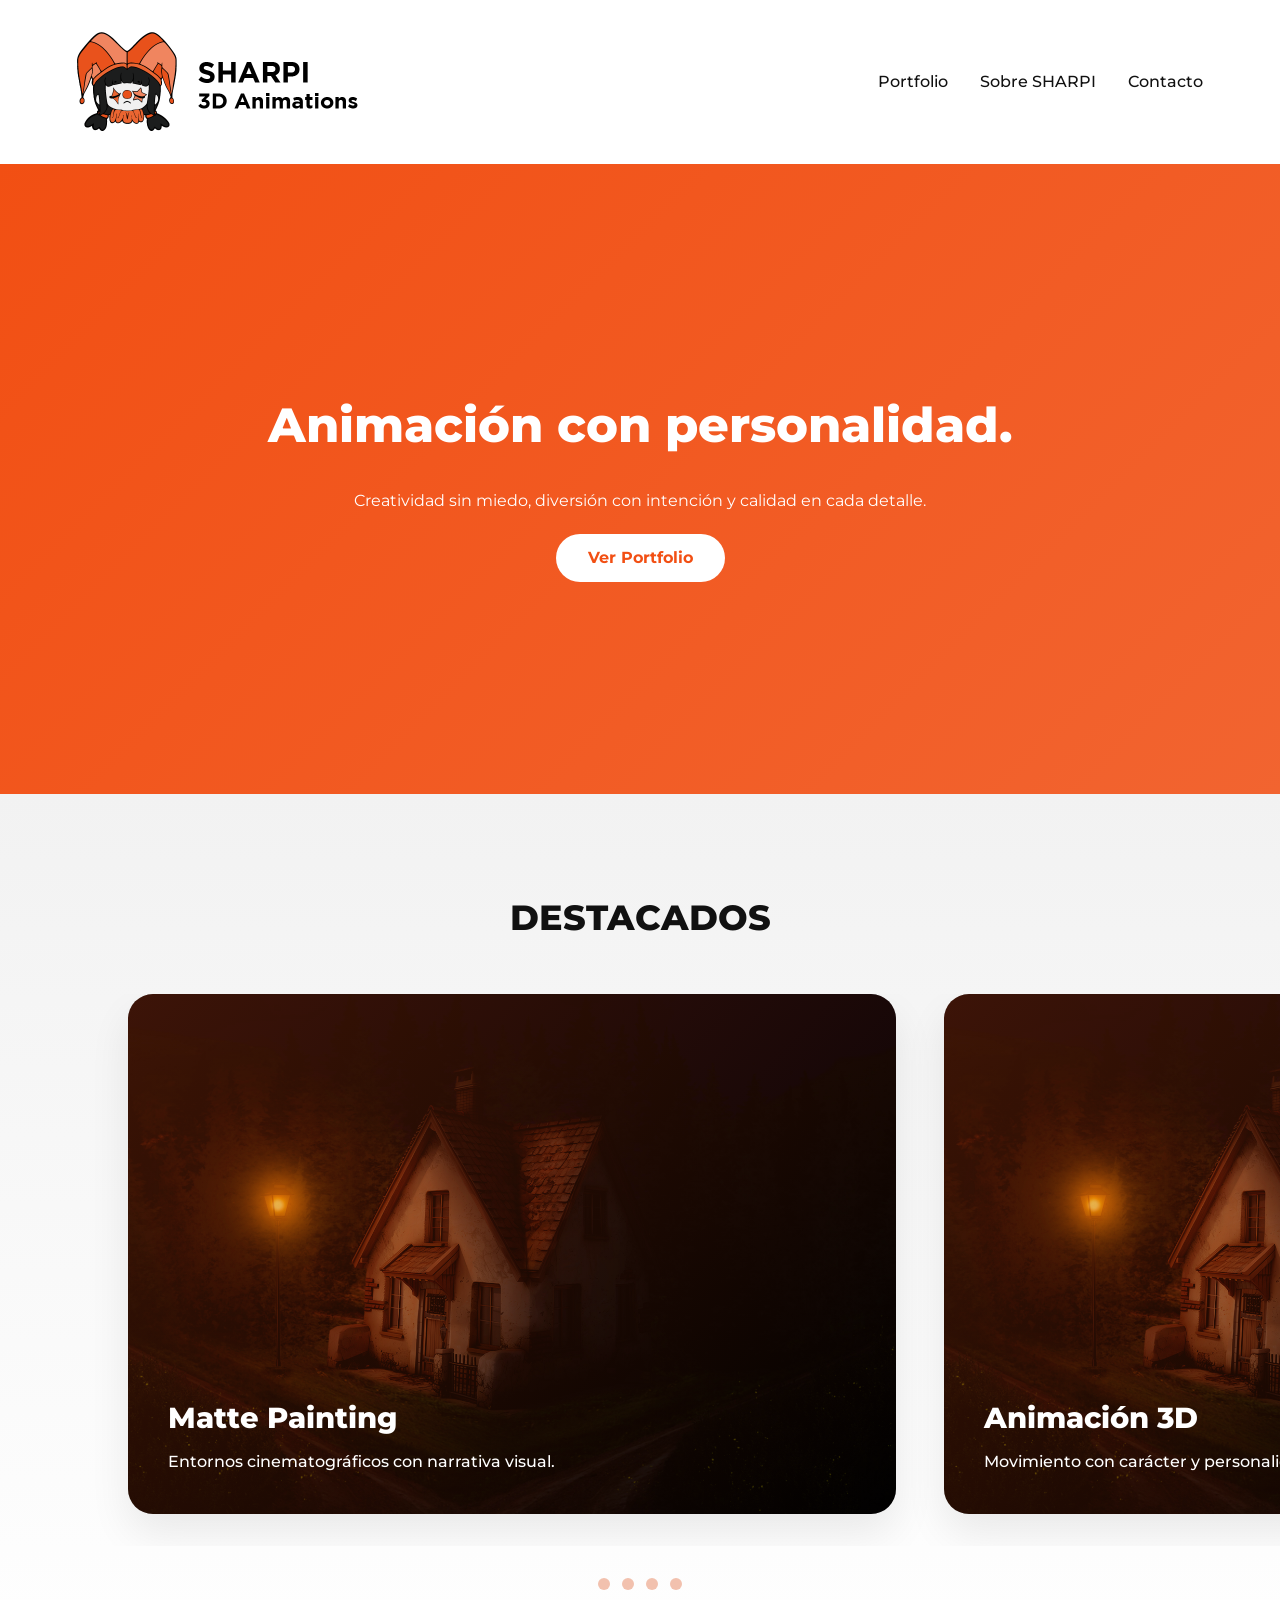
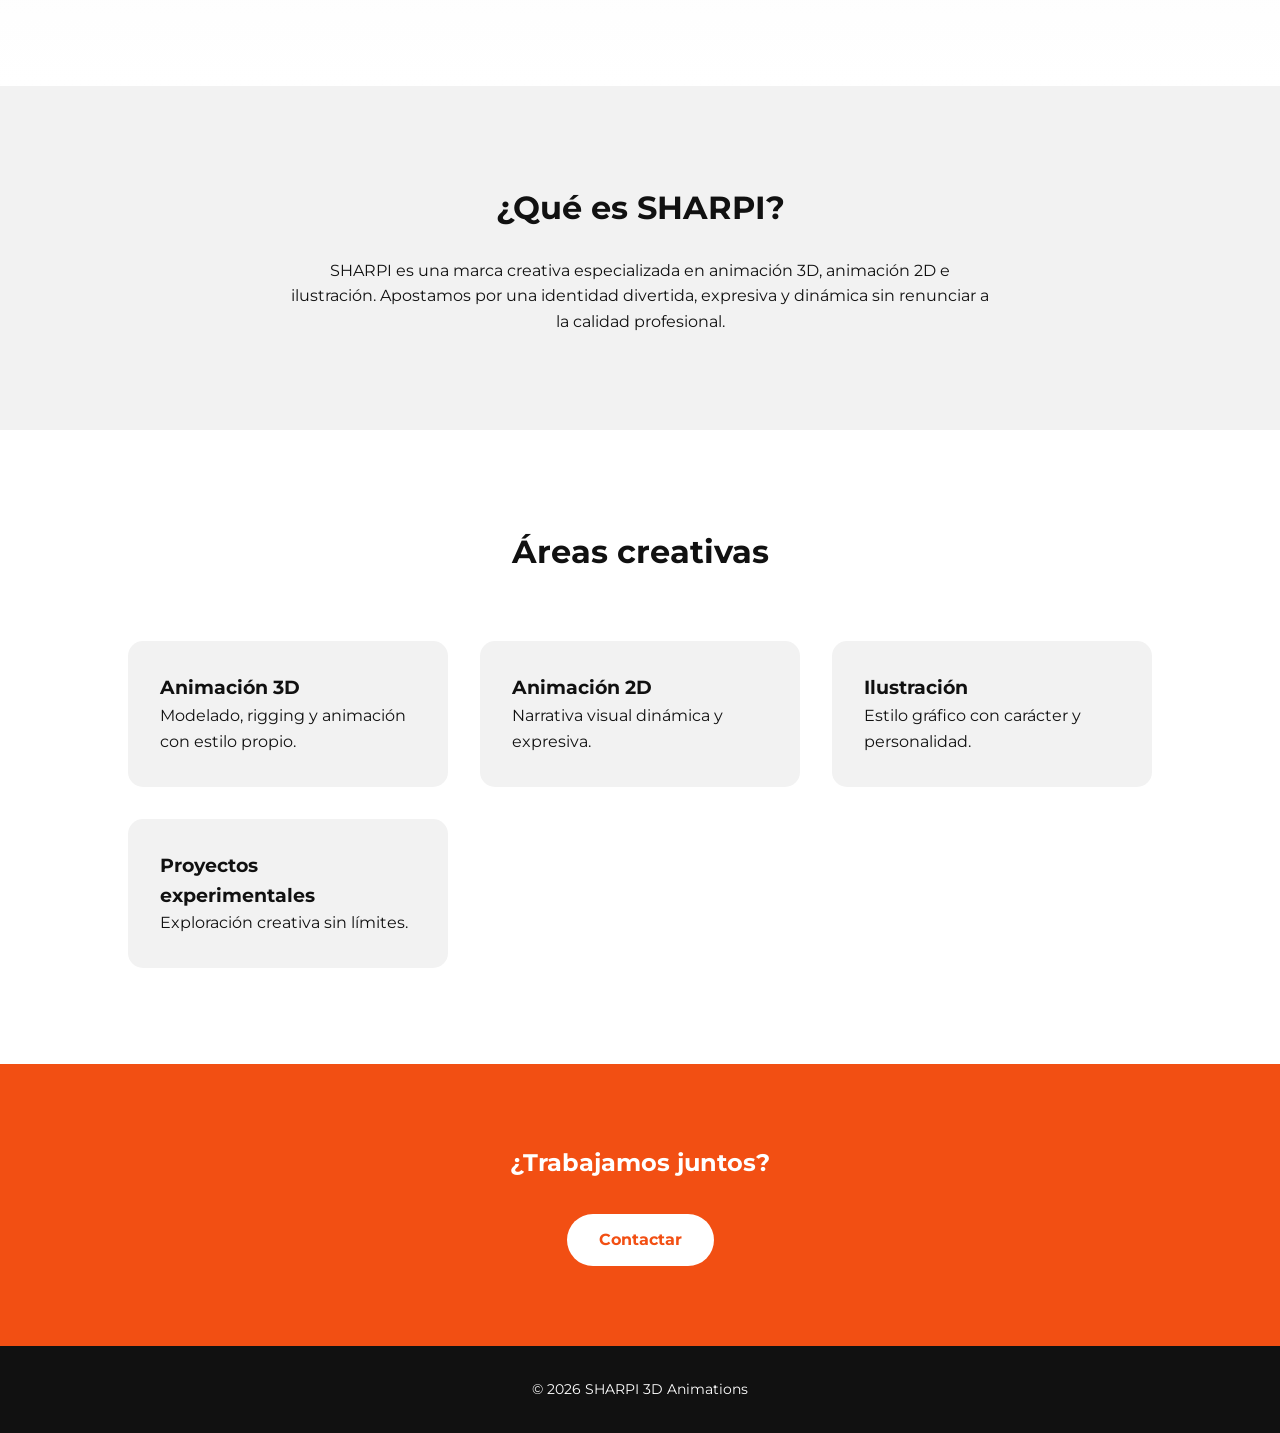
<file: index.html>
<!DOCTYPE html>
<html lang="es">
<head>
<meta charset="UTF-8">
<meta name="viewport" content="width=device-width, initial-scale=1.0">
<link rel="icon" type="image/png" href="Img/logoCarita.png">
<title>SHARPI 3D Animations</title>
<link rel="stylesheet" href="Styles/index.css">

<link href="https://fonts.googleapis.com/css2?family=Montserrat:wght@400;500;700;800&display=swap" rel="stylesheet">
</head>

<body>

<header class="header">
    <div class="logo"><img src="Img/Logo.png" alt="logo" height="99px" width="282px"></div>

    <nav>
        <ul>
            <li><a href="#">Portfolio</a></li>
            <li><a href="#">Sobre SHARPI</a></li>
            <li><a href="pages/contacto.html">Contacto</a></li>
        </ul>
    </nav>
</header>

<section class="hero">
    <div class="hero-content">
        <h1>Animación con personalidad.</h1>
        <p>Creatividad sin miedo, diversión con intención y calidad en cada detalle.</p>
        <a href="#" class="btn-primary">Ver Portfolio</a>
    </div>
</section>

<section class="carrousell">
  <div class="carrousell-content">
    <h2>DESTACADOS</h2>

    <ul class="carrousell-track">

      <li id="slide1">
        <img src="Img/Matte.jpg" alt="matte painting">
        <div class="slide-info">
          <h3>Matte Painting</h3>
          <p>Entornos cinematográficos con narrativa visual.</p>
        </div>
      </li>

      <li id="slide2">
        <img src="Img/Matte.jpg" alt="">
        <div class="slide-info">
          <h3>Animación 3D</h3>
          <p>Movimiento con carácter y personalidad.</p>
        </div>
      </li>

      <li id="slide3">
        <img src="Img/Matte.jpg" alt="">
        <div class="slide-info">
          <h3>Animación 2D</h3>
          <p>Expresividad dinámica y storytelling.</p>
        </div>
      </li>

      <li id="slide4">
        <img src="Img/Matte.jpg" alt="">
        <div class="slide-info">
          <h3>Ilustración</h3>
          <p>Estilo gráfico único y potente.</p>
        </div>
      </li>

    </ul>

    <div class="carrousell-indicators">
      <a href="#slide1"></a>
      <a href="#slide2"></a>
      <a href="#slide3"></a>
      <a href="#slide4"></a>
    </div>

  </div>
</section>

<section class="intro">
    <h2>¿Qué es SHARPI?</h2>
    <p>
        SHARPI es una marca creativa especializada en animación 3D, animación 2D e ilustración.
        Apostamos por una identidad divertida, expresiva y dinámica sin renunciar a la calidad profesional.
    </p>
</section>

<section class="areas">
    <h2>Áreas creativas</h2>
    <div class="grid">
        <div class="card">
            <h3>Animación 3D</h3>
            <p>Modelado, rigging y animación con estilo propio.</p>
        </div>

        <div class="card">
            <h3>Animación 2D</h3>
            <p>Narrativa visual dinámica y expresiva.</p>
        </div>

        <div class="card">
            <h3>Ilustración</h3>
            <p>Estilo gráfico con carácter y personalidad.</p>
        </div>

        <div class="card">
            <h3>Proyectos experimentales</h3>
            <p>Exploración creativa sin límites.</p>
        </div>
    </div>
</section>

<section class="contact">
    <h2>¿Trabajamos juntos?</h2>
    <a href="#" class="btn-secondary">Contactar</a>
</section>

<footer class="footer">
    <p>© 2026 SHARPI 3D Animations</p>
</footer>

</body>
</html>
</file>
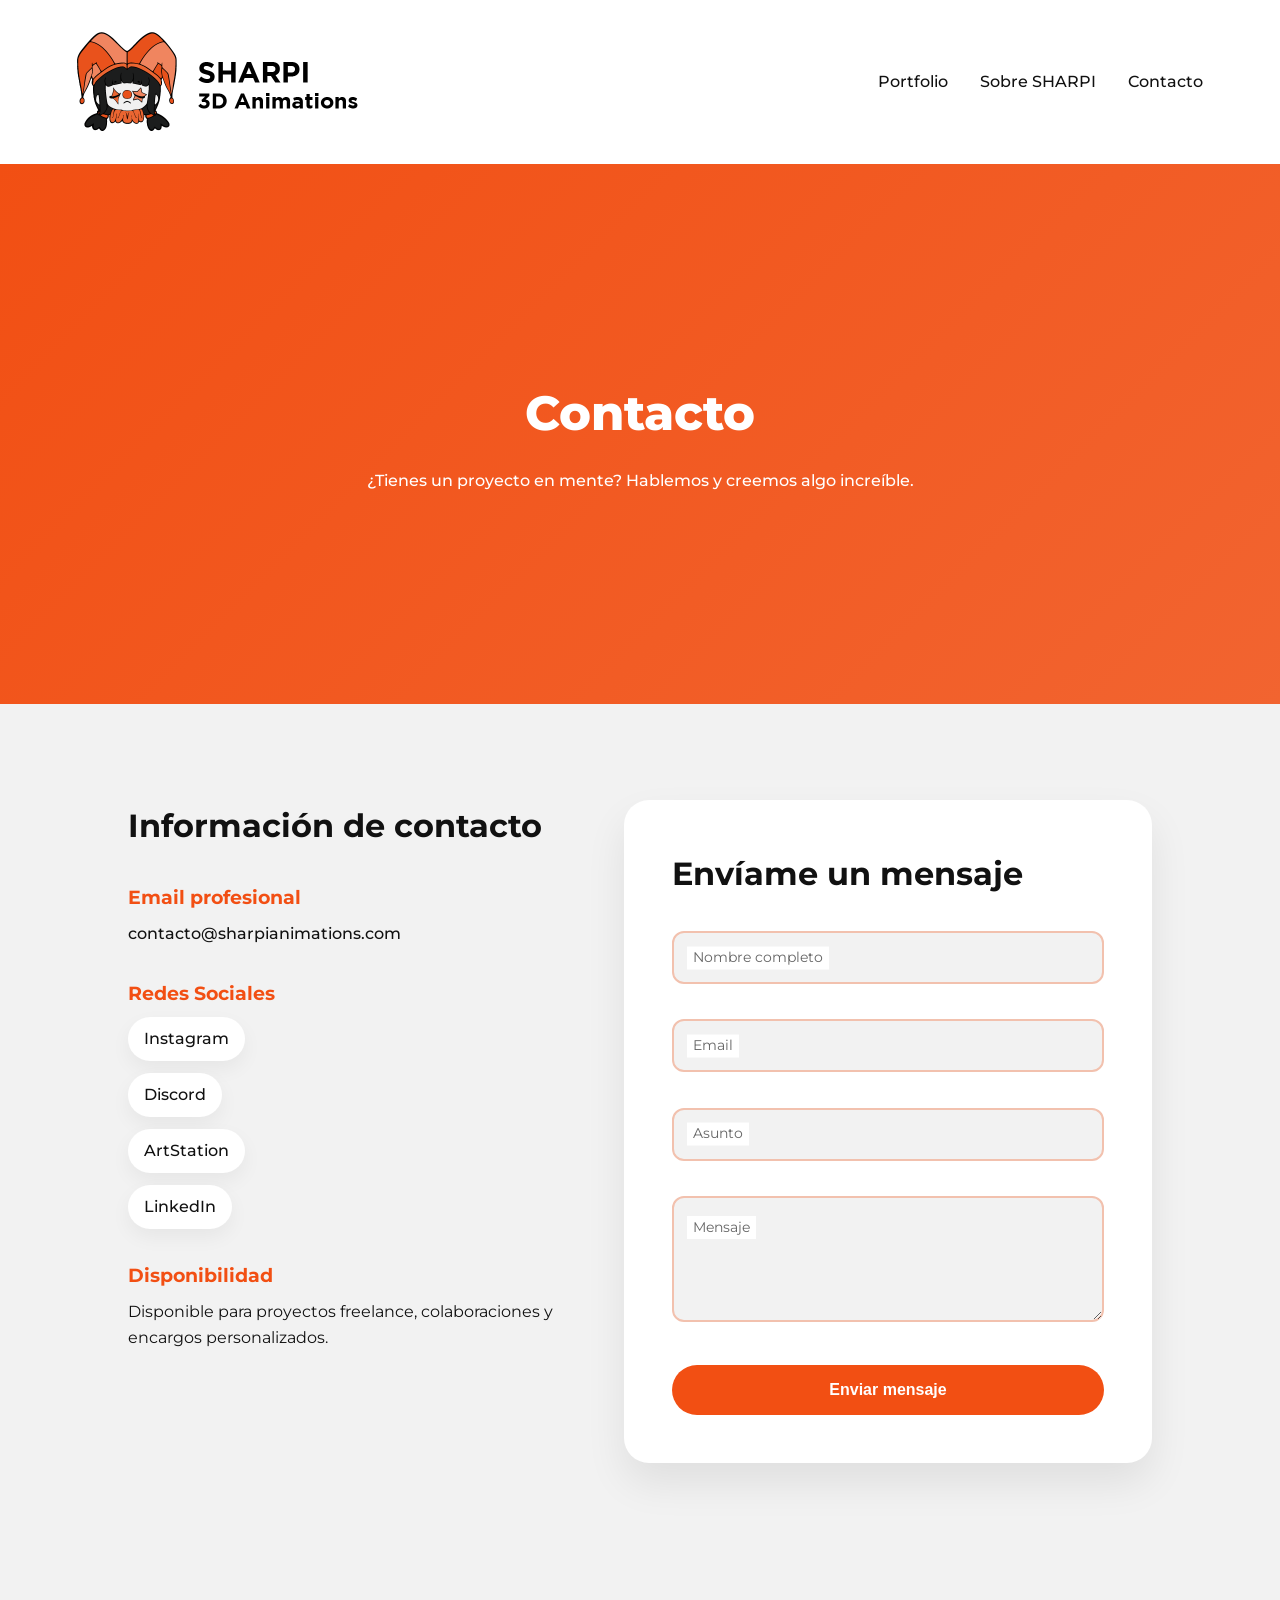
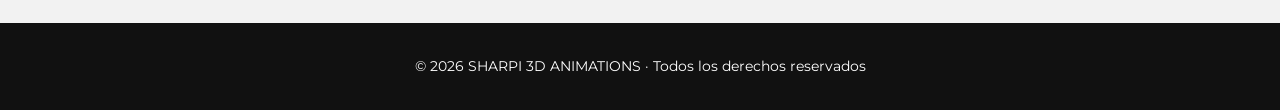
<file: pages/contacto.html>
<!DOCTYPE html>
<html lang="es">
<head>
    <meta charset="UTF-8">
    <title>Contacto | SHARPI 3D ANIMATIONS</title>
    <meta name="description" content="Contacta con SHARPI 3D Animations para proyectos de animación 3D, colaboraciones y encargos personalizados.">
    <meta name="viewport" content="width=device-width, initial-scale=1.0">

    <link rel="icon" type="image/png" href="../Img/logoCarita.png">
    <link rel="stylesheet" href="../Styles/contacto.css">

    <link href="https://fonts.googleapis.com/css2?family=Montserrat:wght@400;500;700;800&display=swap" rel="stylesheet">
</head>

<body>

<header class="header">
    <div class="logo">
        <a href="../index.html">
            <img src="../Img/Logo.png" alt="Logo SHARPI 3D Animations" height="99" width="282">
        </a>
    </div>

    <nav aria-label="Navegación principal">
        <ul>
            <li><a href="../index.html#portfolio">Portfolio</a></li>
            <li><a href="../index.html#sobre">Sobre SHARPI</a></li>
            <li><a href="contacto.html" class="active">Contacto</a></li>
        </ul>
    </nav>
</header>

<section class="contact-hero">
    <div class="hero-content">
        <h1>Contacto</h1>
        <p>¿Tienes un proyecto en mente? Hablemos y creemos algo increíble.</p>
    </div>
</section>

<main>
<section class="contact-container">

    <div class="contact-info">
        <h2>Información de contacto</h2>

        <div class="info-item">
            <h3>Email profesional</h3>
            <p>
                <a href="mailto:contacto@sharpianimations.com">
                    contacto@sharpianimations.com
                </a>
            </p>
        </div>

        <div class="info-item">
            <h3>Redes Sociales</h3>
            <div class="social-links">
                <a href="https://instagram.com/" target="_blank" rel="noopener">Instagram</a>
                <a href="https://discord.com/" target="_blank" rel="noopener">Discord</a>
                <a href="https://artstation.com/" target="_blank" rel="noopener">ArtStation</a>
                <a href="https://linkedin.com/" target="_blank" rel="noopener">LinkedIn</a>
            </div>
        </div>

        <div class="info-item">
            <h3>Disponibilidad</h3>
            <p>Disponible para proyectos freelance, colaboraciones y encargos personalizados.</p>
        </div>
    </div>

    <!-- FORMULARIO -->
    <div class="contact-form">
        <h2>Envíame un mensaje</h2>

        <!-- Conectar el action a Formspree o similar.-->

        <form action="#" method="POST">

            <div class="form-group">
                <input type="text" name="nombre" required>
                <label>Nombre completo</label>
            </div>

            <div class="form-group">
                <input type="email" name="email" required>
                <label>Email</label>
            </div>

            <div class="form-group">
                <input type="text" name="asunto" required>
                <label>Asunto</label>
            </div>

            <div class="form-group">
                <textarea name="mensaje" rows="5" required></textarea>
                <label>Mensaje</label>
            </div>

            <button type="submit">Enviar mensaje</button>

        </form>
    </div>

</section>
</main>

<footer>
    <p>© 2026 SHARPI 3D ANIMATIONS · Todos los derechos reservados</p>
</footer>

</body>
</html>
</file>
<file: Styles/index.css>
:root {
    --primary-strong: #F24F13;
    --primary-medium: #F26430;
    --primary-light: #F2865E;
    --background-soft: #F2F2F2;
    --neutral-light: #F2C1AE;
    --black: #111111;
}

* {
    margin: 0;
    padding: 0;
    box-sizing: border-box;
}

body {
    font-family: 'Montserrat', sans-serif;
    background-color: var(--background-soft);
    color: var(--black);
    line-height: 1.6;
}

/* HEADER */

.header {
    display: flex;
    justify-content: space-between;
    align-items: center;
    padding: 2rem 6%;
    background: white;
}

.logo {
    height: 100px;
}

nav ul {
    display: flex;
    gap: 2rem;
    list-style: none;
}

nav a {
    text-decoration: none;
    color: var(--black);
    font-weight: 500;
    transition: 0.3s ease;
}

nav a:hover {
    color: var(--primary-strong);
}

/* HERO */

.hero {
    height: 70vh;
    background: linear-gradient(135deg, var(--primary-strong), var(--primary-medium));
    display: flex;
    align-items: center;
    justify-content: center;
    text-align: center;
    color: white;
    padding: 0 2rem;
}

.hero h1 {
    font-size: 3rem;
    font-weight: 800;
    margin-bottom: 1.5rem;
}

.hero p {
    max-width: 600px;
    margin: 0 auto 2rem;
}

.btn-primary {
    background: white;
    color: var(--primary-strong);
    padding: 0.9rem 2rem;
    text-decoration: none;
    font-weight: 700;
    border-radius: 50px;
    transition: 0.3s ease;
}

.btn-primary:hover {
    background: var(--neutral-light);
}

/* INTRO */

.intro {
    padding: 6rem 10%;
    text-align: center;
}

.intro h2 {
    font-size: 2rem;
    margin-bottom: 1.5rem;
}

.intro p {
    max-width: 700px;
    margin: auto;
}

/* CARROUSELL */

.carrousell {
  padding: 6rem 0;
  background: linear-gradient(180deg, var(--background-soft), white);
}

.carrousell-content {
  max-width: 1400px;
  margin: auto;
}

.carrousell-content h2 {
  font-size: 2.2rem;
  font-weight: 800;
  text-align: center;
  margin-bottom: 3rem;
  color: #111111;
}

.carrousell-track {
  display: flex;
  gap: 3rem;
  padding: 0 10% 2rem;
  overflow-x: auto;
  scroll-snap-type: x mandatory;
  scroll-behavior: smooth;
  list-style: none;
}

.carrousell-track::-webkit-scrollbar {
  display: none;
}
.carrousell-track {
  scrollbar-width: none;
}

.carrousell-track li {
  position: relative;
  flex: 0 0 75%;
  height: 520px;
  border-radius: 25px;
  overflow: hidden;
  scroll-snap-align: center;
  box-shadow: 0 20px 40px rgba(0,0,0,0.08);
  transition: transform 0.4s ease;
}

.carrousell-track li:hover {
  transform: translateY(-10px);
}

.carrousell-track img {
  width: 100%;
  height: 100%;
  object-fit: cover;
}

.carrousell-track li::after {
  content: "";
  position: absolute;
  inset: 0;
  background: linear-gradient(
    135deg,
    rgba(242,79,19,0.25),
    rgba(0,0,0,0.3)
  );
}

.slide-info {
  position: absolute;
  bottom: 40px;
  left: 40px;
  color: white;
  z-index: 2;
}

.slide-info h3 {
  font-size: 1.8rem;
  font-weight: 800;
}

.slide-info p {
  margin-top: 0.5rem;
  font-weight: 500;
}

/* INDICADORES */

.carrousell-indicators {
  display: flex;
  justify-content: center;
  gap: 12px;
  margin-top: 2rem;
}

.carrousell-indicators a {
  width: 12px;
  height: 12px;
  border-radius: 50%;
  background: var(--neutral-light);
  transition: 0.3s ease;
}

/* Hover */
.carrousell-indicators a:hover {
  background: var(--primary-strong);
  transform: scale(1.3);
}

/* Indicador activo usando :target */
#slide1:target ~ .carrousell-indicators a[href="#slide1"],
#slide2:target ~ .carrousell-indicators a[href="#slide2"],
#slide3:target ~ .carrousell-indicators a[href="#slide3"],
#slide4:target ~ .carrousell-indicators a[href="#slide4"] {
  background: var(--primary-strong);
  transform: scale(1.4);
}

/* AREAS */

.areas {
    padding: 6rem 10%;
    background: white;
}

.areas h2 {
    text-align: center;
    margin-bottom: 4rem;
    font-size: 2rem;
}

.grid {
    display: grid;
    grid-template-columns: repeat(auto-fit, minmax(250px, 1fr));
    gap: 2rem;
}

.card {
    background: var(--background-soft);
    padding: 2rem;
    border-radius: 15px;
    transition: 0.3s ease;
}

.card:hover {
    background: var(--primary-light);
    color: white;
    transform: translateY(-5px);
}

/* CONTACT */

.contact {
    padding: 5rem 10%;
    text-align: center;
    background: var(--primary-strong);
    color: white;
}

.btn-secondary {
    display: inline-block;
    margin-top: 2rem;
    background: white;
    color: var(--primary-strong);
    padding: 0.8rem 2rem;
    border-radius: 50px;
    font-weight: 700;
    text-decoration: none;
}

/* FOOTER */

.footer {
    padding: 2rem;
    text-align: center;
    font-size: 0.9rem;
    background: #111;
    color: white;
}
</file>
<file: Styles/contacto.css>
:root {
    --primary-strong: #F24F13;
    --primary-medium: #F26430;
    --primary-light: #F2865E;
    --background-soft: #F2F2F2;
    --neutral-light: #F2C1AE;
    --black: #111111;
}

* {
    margin: 0;
    padding: 0;
    box-sizing: border-box;
}

body {
    font-family: 'Montserrat', sans-serif;
    background-color: var(--background-soft);
    color: var(--black);
    line-height: 1.6;
}

/* HEADER */

.header {
    display: flex;
    justify-content: space-between;
    align-items: center;
    padding: 2rem 6%;
    background: white;
}

.logo {
    height: 100px;
}

nav ul {
    display: flex;
    gap: 2rem;
    list-style: none;
}

nav a {
    text-decoration: none;
    color: var(--black);
    font-weight: 500;
    transition: 0.3s ease;
}

nav a:hover {
    color: var(--primary-strong);
}

/* HERO */

.contact-hero {
    height: 60vh;
    background: linear-gradient(135deg, var(--primary-strong), var(--primary-medium));
    display: flex;
    justify-content: center;
    align-items: center;
    text-align: center;
    color: white;
    padding: 0 2rem;
}

.hero-content h1 {
    font-size: 3rem;
    font-weight: 800;
    margin-bottom: 1rem;
}

.hero-content p {
    max-width: 600px;
    margin: auto;
    font-weight: 500;
}

.contact-container {
    display: flex;
    flex-wrap: wrap;
    justify-content: space-between;
    padding: 6rem 10%;
    gap: 4rem;
}

.contact-info {
    flex: 1;
    min-width: 320px;
}

.contact-info h2 {
    font-size: 2rem;
    margin-bottom: 2rem;
}

.info-item {
    margin-bottom: 2rem;
}

.info-item h3 {
    margin-bottom: 0.5rem;
    color: var(--primary-strong);
}

.info-item a {
    text-decoration: none;
    color: var(--black);
    font-weight: 500;
    transition: 0.3s ease;
}

.info-item a:hover {
    color: var(--primary-strong);
}

.social-links {
    display: flex;
    flex-direction: column;
    gap: 0.7rem;
}

.social-links a {
    padding: 0.6rem 1rem;
    background: white;
    border-radius: 50px;
    width: fit-content;
    box-shadow: 0 8px 20px rgba(0,0,0,0.05);
    transition: 0.3s ease;
}

.social-links a:hover {
    background: var(--primary-light);
    color: white;
    transform: translateY(-3px);
}

/* FORMULARIO */

.contact-form {
    flex: 1;
    min-width: 320px;
    background: white;
    padding: 3rem;
    border-radius: 25px;
    box-shadow: 0 20px 40px rgba(0,0,0,0.08);
}

.contact-form h2 {
    margin-bottom: 2rem;
    font-size: 2rem;
}

.form-group {
    position: relative;
    margin-bottom: 2.2rem;
}

.form-group input,
.form-group textarea {
    width: 100%;
    padding: 1rem;
    border: 2px solid var(--neutral-light);
    border-radius: 12px;
    font-size: 0.95rem;
    outline: none;
    background: var(--background-soft);
    transition: 0.3s ease;
}

.form-group input:focus,
.form-group textarea:focus {
    border-color: var(--primary-strong);
    background: white;
}

.form-group label {
    position: absolute;
    left: 15px;
    top: 50%;
    transform: translateY(-50%);
    background: white;
    padding: 0 6px;
    font-size: 0.9rem;
    color: #666;
    pointer-events: none;
    transition: 0.3s ease;
}

.form-group textarea + label {
    top: 20px;
    transform: none;
}

.form-group input:focus + label,
.form-group input:valid + label,
.form-group textarea:focus + label,
.form-group textarea:valid + label {
    top: -10px;
    left: 12px;
    font-size: 0.75rem;
    color: var(--primary-strong);
}

button {
    width: 100%;
    padding: 1rem;
    border: none;
    background: var(--primary-strong);
    color: white;
    font-weight: 700;
    border-radius: 50px;
    cursor: pointer;
    transition: 0.3s ease;
    font-size: 1rem;
}

button:hover {
    background: var(--primary-medium);
    transform: translateY(-3px);
    box-shadow: 0 10px 20px rgba(242,79,19,0.3);
}

/* FOOTER */

footer {
    padding: 2rem;
    text-align: center;
    background: var(--black);
    color: white;
    font-size: 0.9rem;
    margin-top: 4rem;
}
</file>
